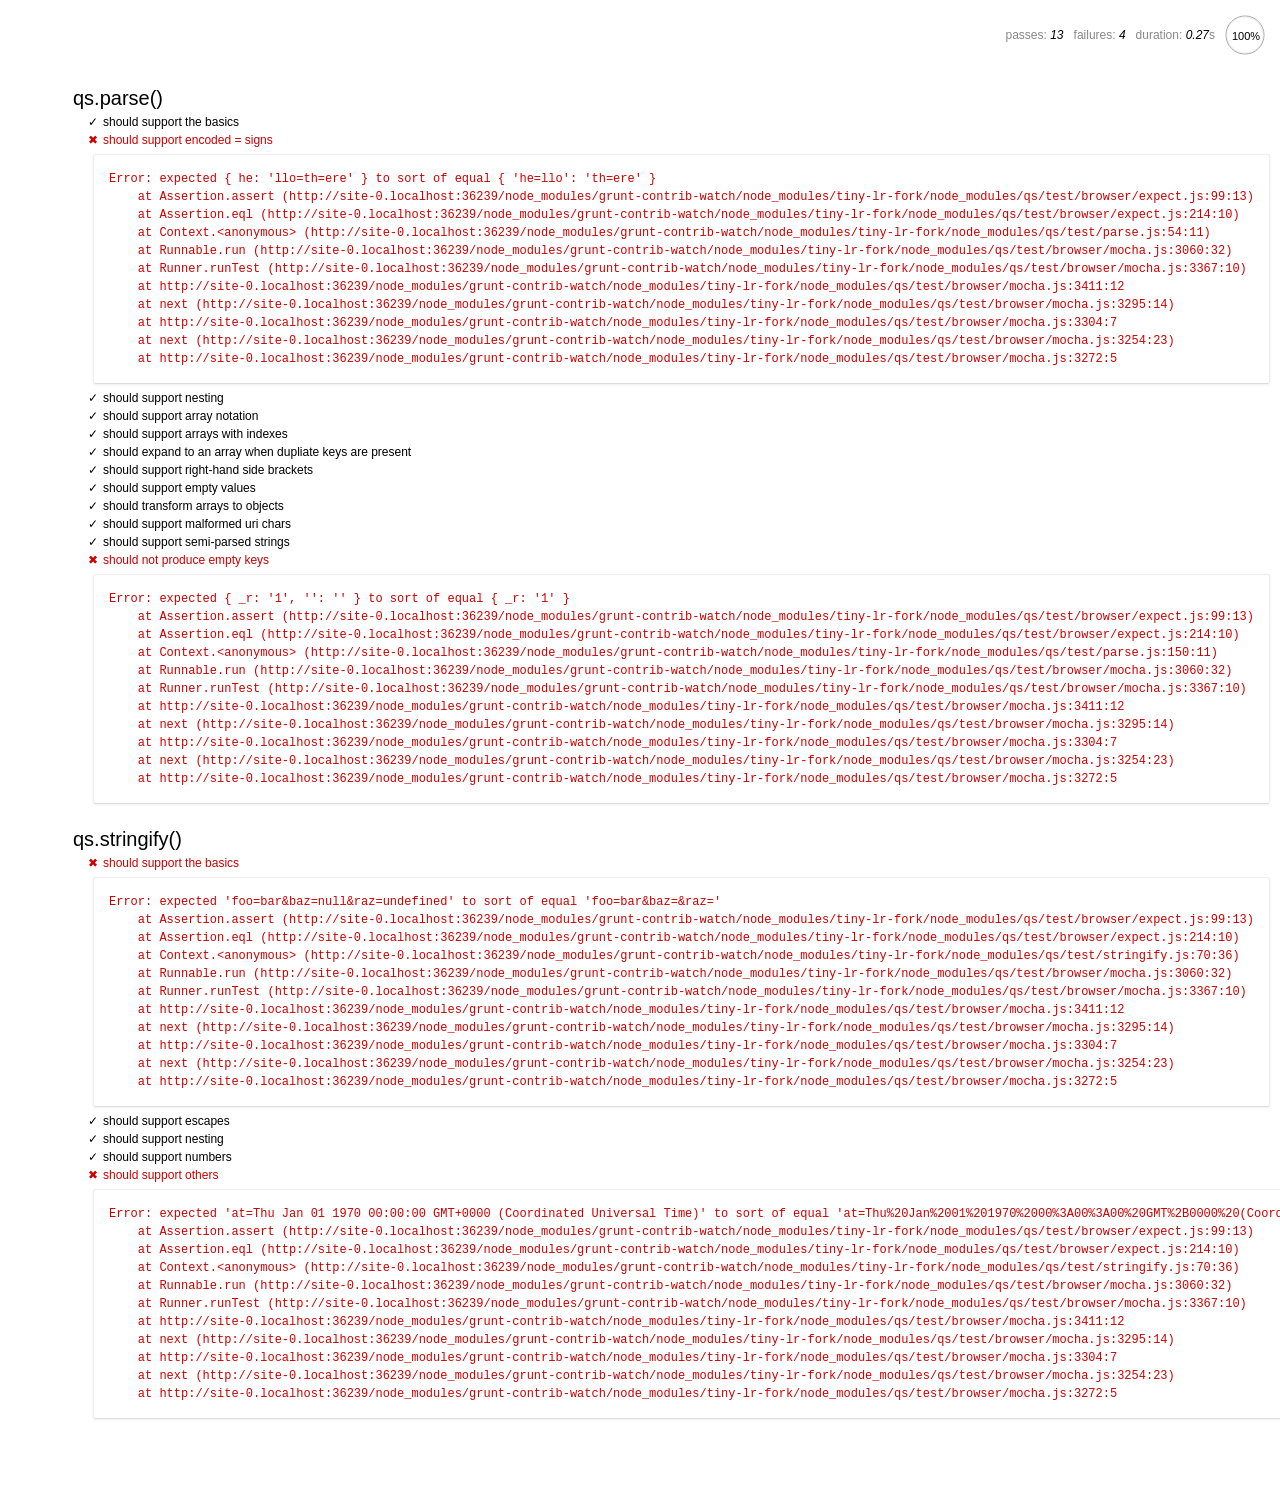
<file: node_modules/grunt-contrib-watch/node_modules/tiny-lr-fork/node_modules/qs/test/browser/index.html>
<html>
  <head>
    <title>Mocha</title>
    <meta http-equiv="Content-Type" content="text/html; charset=UTF-8">
    <link rel="stylesheet" href="mocha.css" />
    <script src="jquery.js" type="text/javascript"></script>
    <script src="expect.js"></script>
    <script src="mocha.js"></script>
    <script>mocha.setup('bdd')</script>
    <script src="qs.js"></script>
    <script src="../parse.js"></script>
    <script src="../stringify.js"></script>
    <script>onload = mocha.run;</script>
  </head>
  <body>
    <div id="mocha"></div>
  </body>
</html>
</file>
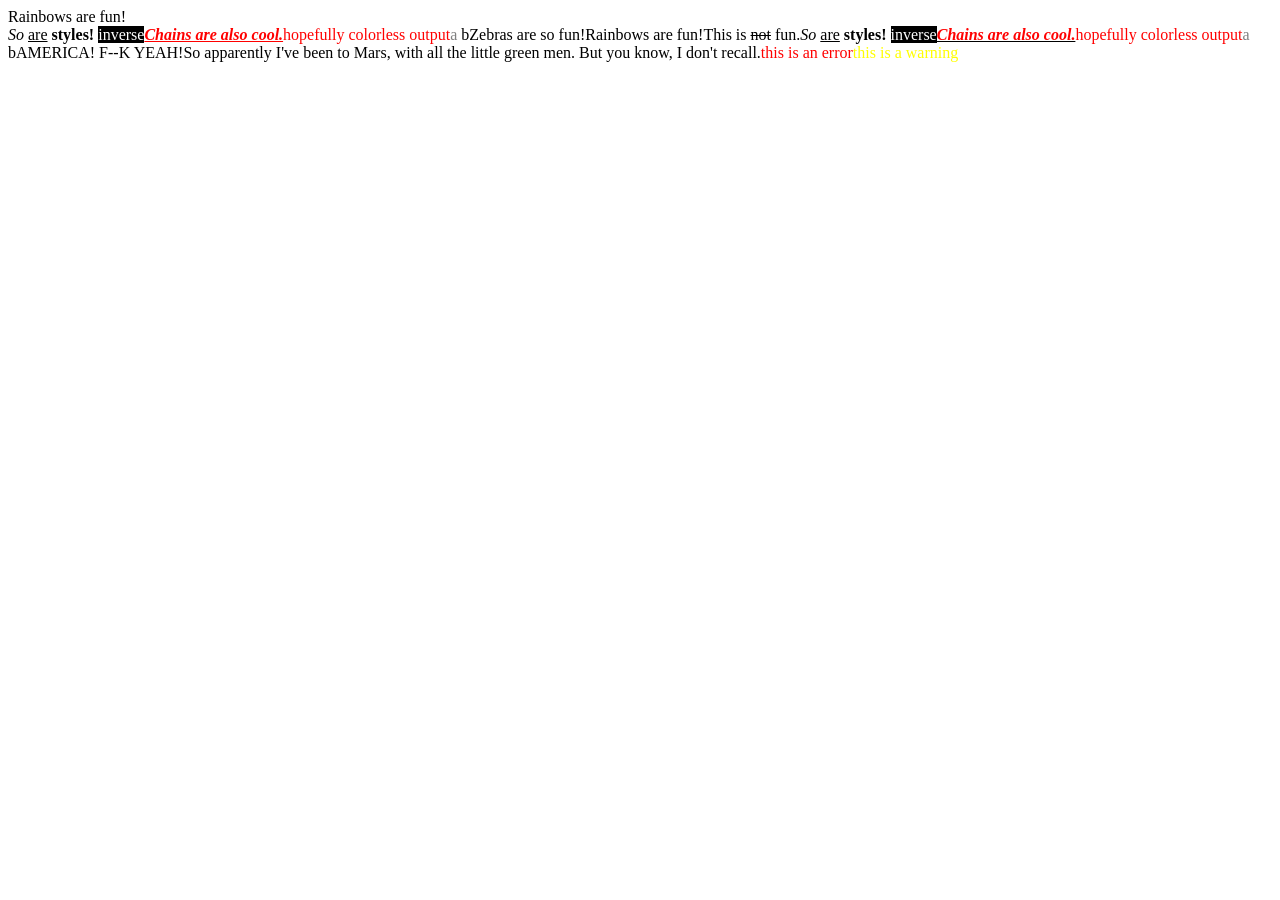
<file: node_modules/grunt/node_modules/colors/example.html>
<!DOCTYPE HTML>
<html lang="en-us">
  <head>
    <meta http-equiv="Content-type" content="text/html; charset=utf-8">
    <title>Colors Example</title>
    <script src="colors.js"></script>
  </head>
  <body>
    <script>

    var test = colors.red("hopefully colorless output");

    document.write('Rainbows are fun!'.rainbow + '<br/>');
    document.write('So '.italic + 'are'.underline + ' styles! '.bold + 'inverse'.inverse); // styles not widely supported
    document.write('Chains are also cool.'.bold.italic.underline.red); // styles not widely supported
    //document.write('zalgo time!'.zalgo);
    document.write(test.stripColors);
    document.write("a".grey + " b".black);

    document.write("Zebras are so fun!".zebra);

    document.write(colors.rainbow('Rainbows are fun!'));
    document.write("This is " + "not".strikethrough + " fun.");

    document.write(colors.italic('So ') + colors.underline('are') + colors.bold(' styles! ') + colors.inverse('inverse')); // styles not widely supported
    document.write(colors.bold(colors.italic(colors.underline(colors.red('Chains are also cool.'))))); // styles not widely supported
    //document.write(colors.zalgo('zalgo time!'));
    document.write(colors.stripColors(test));
    document.write(colors.grey("a") + colors.black(" b"));

    colors.addSequencer("america", function(letter, i, exploded) {
      if(letter === " ") return letter;
      switch(i%3) {
        case 0: return letter.red;
        case 1: return letter.white;
        case 2: return letter.blue;
      }
    });

    colors.addSequencer("random", (function() {
      var available = ['bold', 'underline', 'italic', 'inverse', 'grey', 'yellow', 'red', 'green', 'blue', 'white', 'cyan', 'magenta'];

      return function(letter, i, exploded) {
        return letter === " " ? letter : letter[available[Math.round(Math.random() * (available.length - 1))]];
      };
    })());

    document.write("AMERICA! F--K YEAH!".america);
    document.write("So apparently I've been to Mars, with all the little green men. But you know, I don't recall.".random);

    //
    // Custom themes
    //

    colors.setTheme({
      silly: 'rainbow',
      input: 'grey',
      verbose: 'cyan',
      prompt: 'grey',
      info: 'green',
      data: 'grey',
      help: 'cyan',
      warn: 'yellow',
      debug: 'blue',
      error: 'red'
    });

    // outputs red text
    document.write("this is an error".error);

    // outputs yellow text
    document.write("this is a warning".warn);

    </script>
  </body>
</html>
</file>
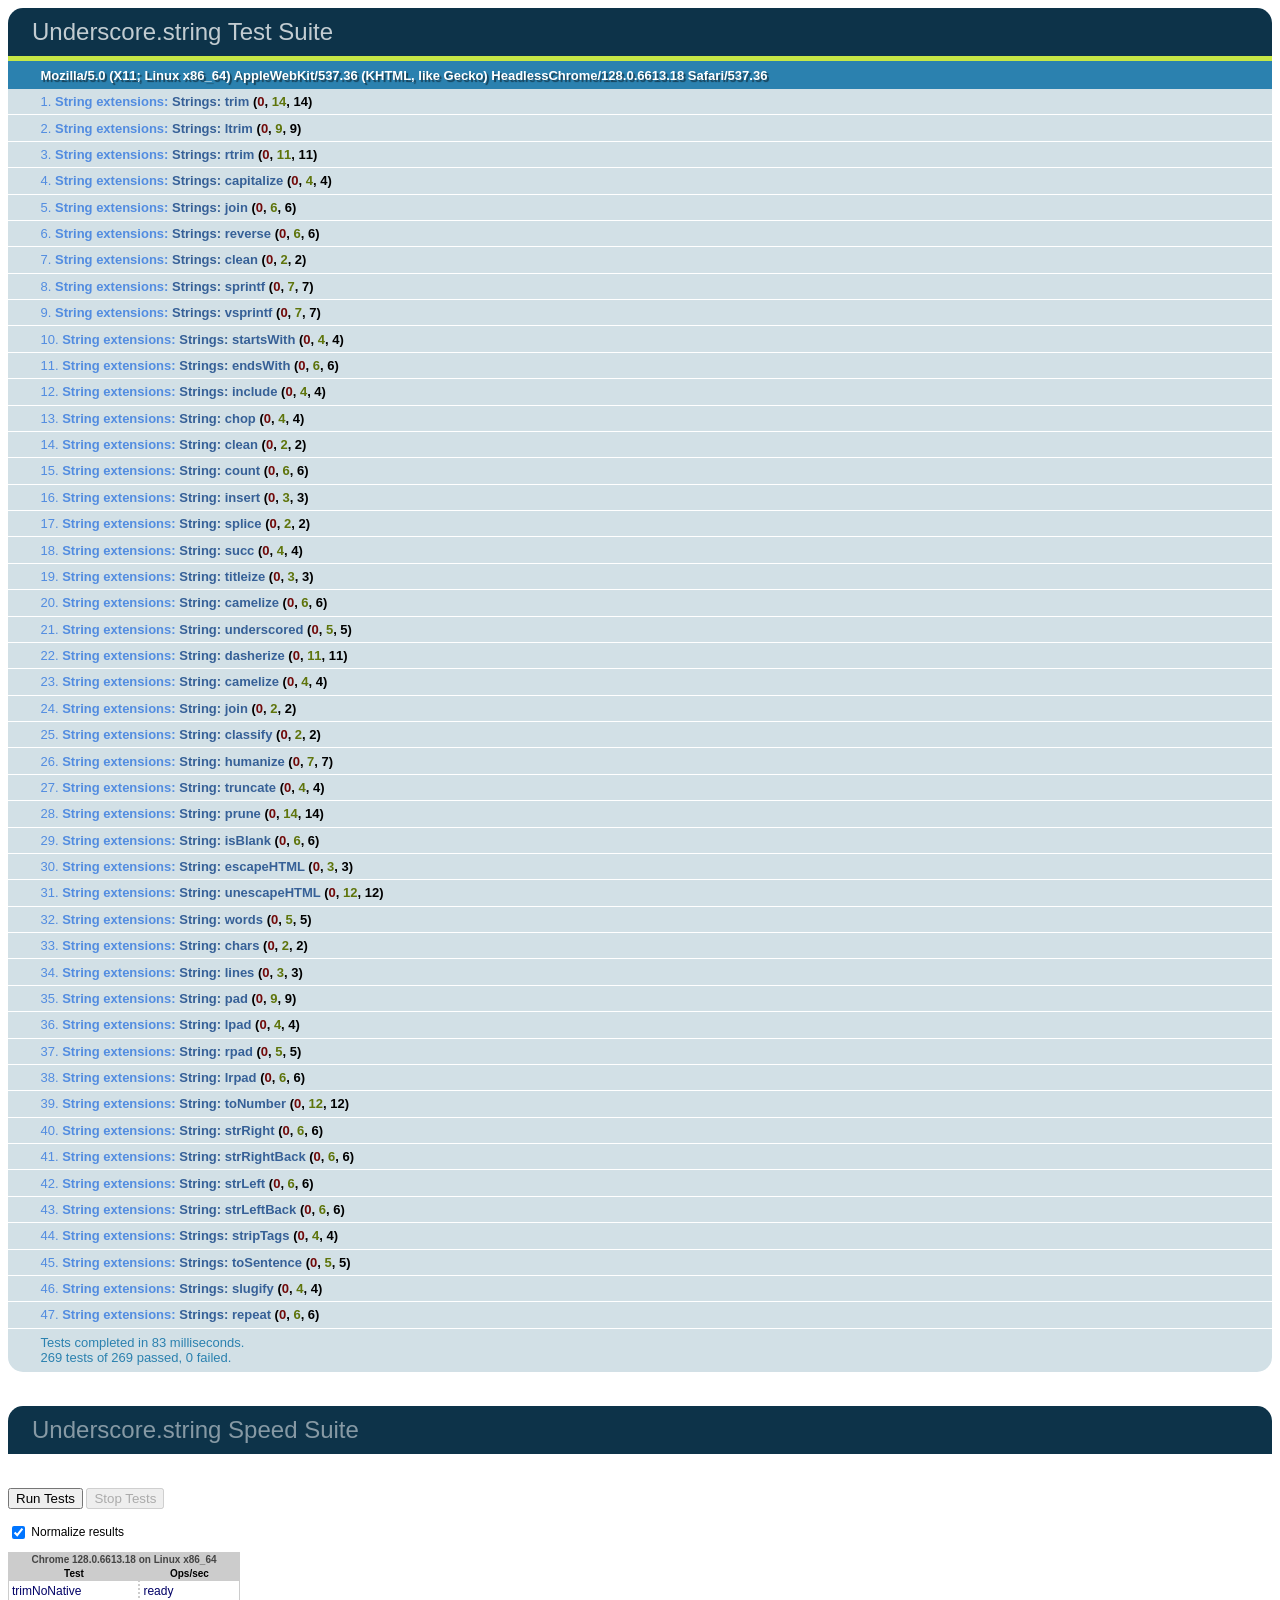
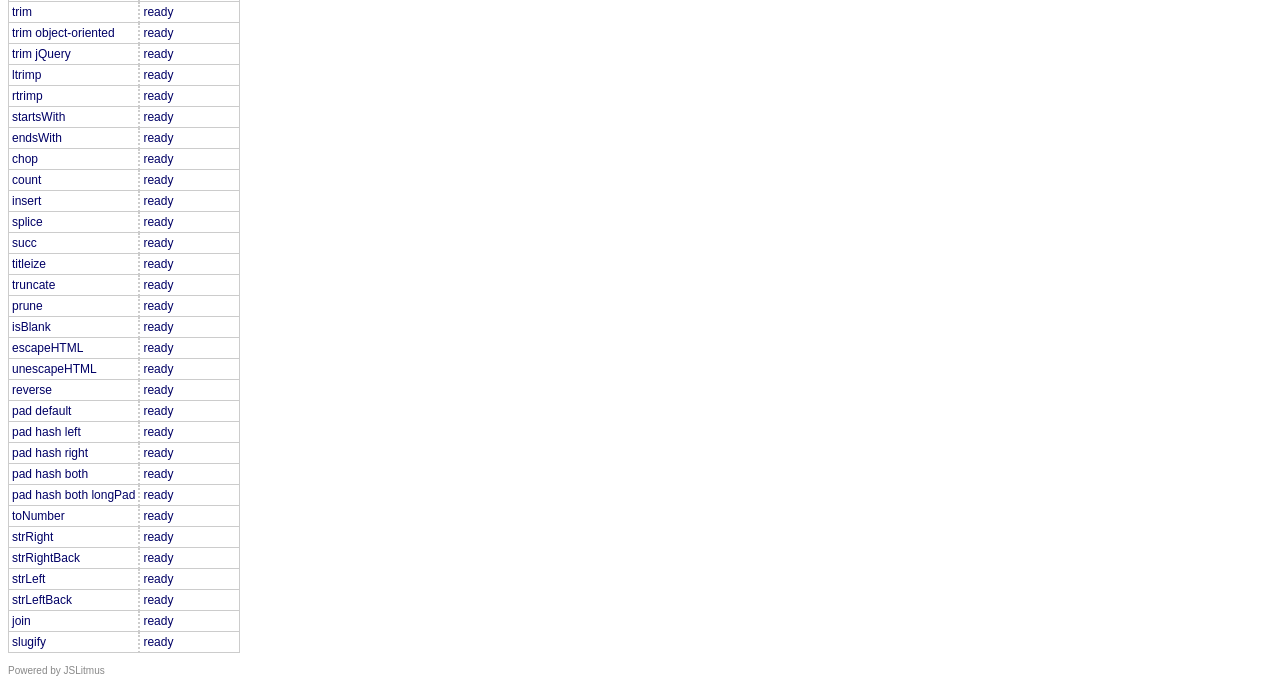
<file: node_modules/grunt/node_modules/underscore.string/test/test.html>
<!DOCTYPE HTML>
<html>
<head>
  <meta charset="utf-8">
  <title>Underscore.strings Test Suite</title>
  <link rel="stylesheet" href="test_underscore/vendor/qunit.css" type="text/css" media="screen" />
  <script type="text/javascript" src="test_underscore/vendor/jquery.js"></script>
  <script type="text/javascript" src="test_underscore/vendor/qunit.js"></script>
  <script type="text/javascript" src="test_underscore/vendor/jslitmus.js"></script>
  <script type="text/javascript" src="underscore.js"></script>
  <script type="text/javascript" src="../lib/underscore.string.js"></script>
  <script type="text/javascript" src="strings.js"></script>
  <script type="text/javascript" src="speed.js"></script>
</head>
<body>
  <h1 id="qunit-header">Underscore.string Test Suite</h1>
  <h2 id="qunit-banner"></h2>
  <h2 id="qunit-userAgent"></h2>
  <ol id="qunit-tests"></ol>
  <br />
  <h1 class="qunit-header">Underscore.string Speed Suite</h1>
  <!-- <h2 class="qunit-userAgent">
    A representative sample of the functions are benchmarked here, to provide
    a sense of how fast they might run in different browsers.
    Each iteration runs on an array of 1000 elements.<br /><br />
    For example, the 'intersect' test measures the number of times you can
    find the intersection of two thousand-element arrays in one second.
  </h2> -->
  <br />
</body>
</html>
</file>
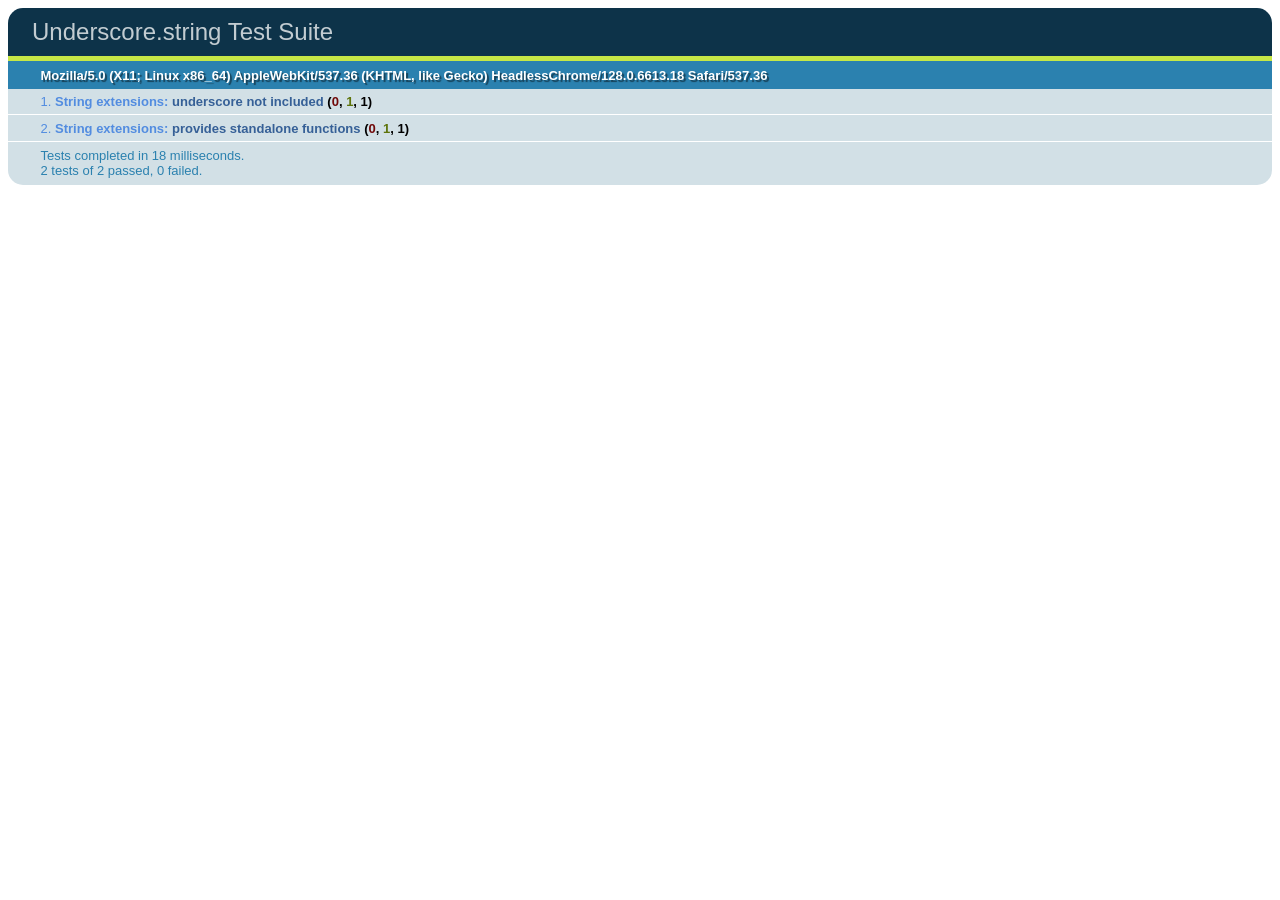
<file: node_modules/grunt/node_modules/underscore.string/test/test_standalone.html>
<!DOCTYPE HTML>
<html>
<head>
  <title>Underscore.strings Test Suite</title>
  <link rel="stylesheet" href="test_underscore/vendor/qunit.css" type="text/css" media="screen" />
  <script type="text/javascript" src="test_underscore/vendor/jquery.js"></script>
  <script type="text/javascript" src="test_underscore/vendor/qunit.js"></script>
  <script type="text/javascript" src="../lib/underscore.string.js"></script>
  <script type="text/javascript" src="strings_standalone.js"></script>

</head>
<body>
  <h1 id="qunit-header">Underscore.string Test Suite</h1>
  <h2 id="qunit-banner"></h2>
  <h2 id="qunit-userAgent"></h2>
  <ol id="qunit-tests"></ol>
</body>
</html>
</file>
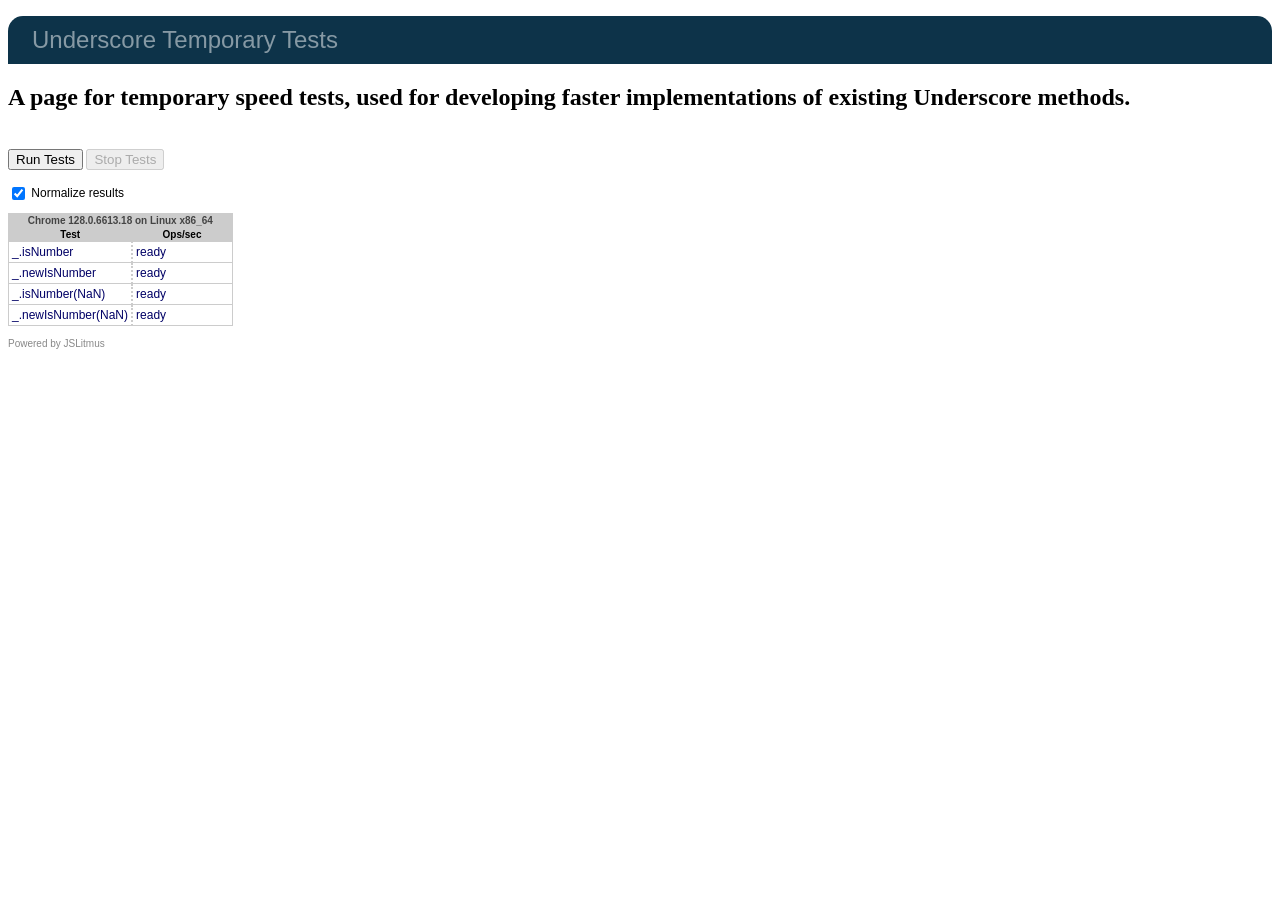
<file: node_modules/grunt/node_modules/underscore.string/test/test_underscore/temp_tests.html>
<!DOCTYPE HTML>
<html>
<head>
  <title>Underscore Temporary Tests</title>
  <link rel="stylesheet" href="vendor/qunit.css" type="text/css" media="screen" />
  <script type="text/javascript" src="vendor/jquery.js"></script>
  <script type="text/javascript" src="vendor/jslitmus.js"></script>
  <script type="text/javascript" src="../underscore.js"></script>
  <script type="text/javascript" src="temp.js"></script>
</head>
<body>
  <h1 class="qunit-header">Underscore Temporary Tests</h1>
  <h2 class="qunit-userAgent">
    A page for temporary speed tests, used for developing faster implementations
    of existing Underscore methods.
  </h2>
  <br />
</body>
</html>
</file>
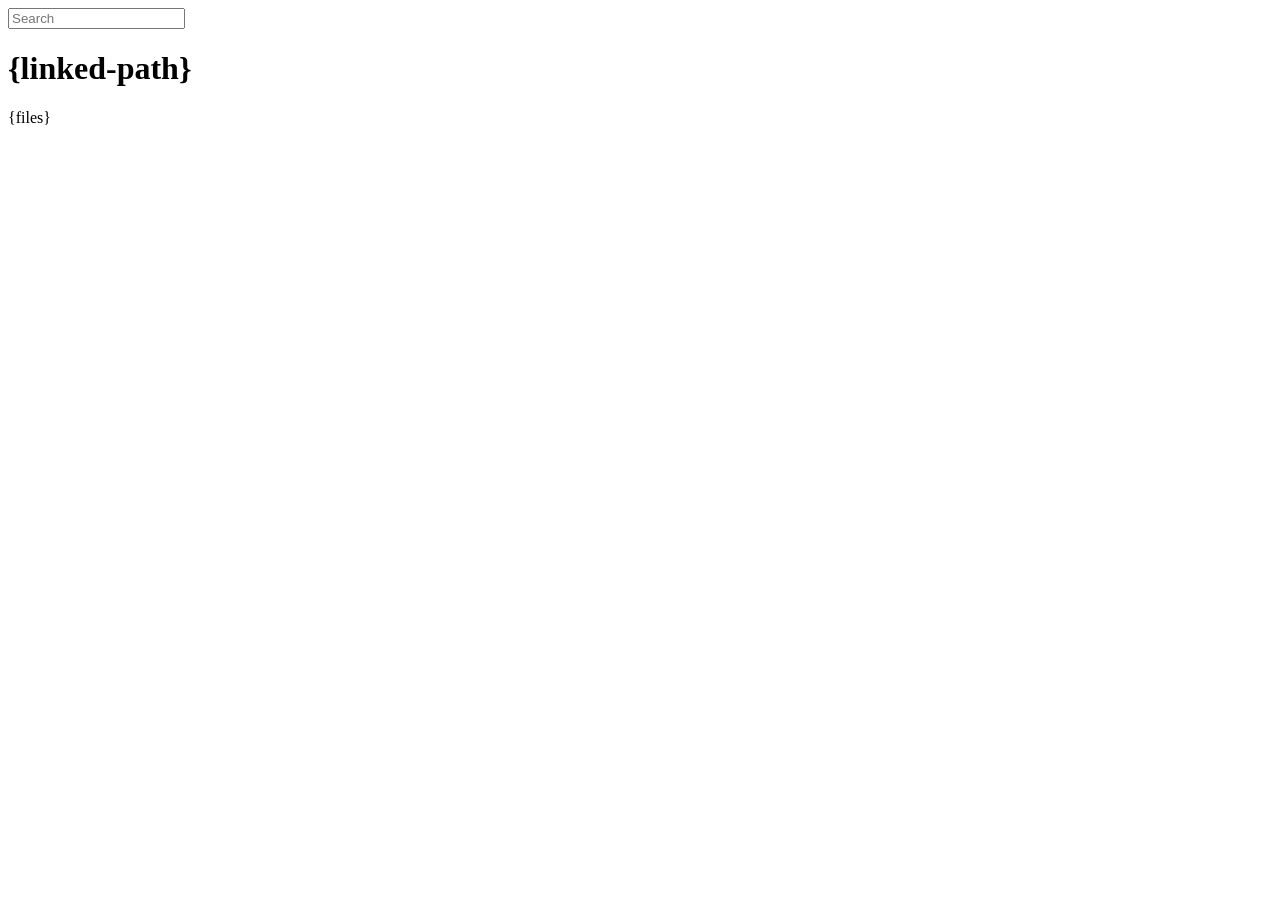
<file: node_modules/grunt-contrib-connect/node_modules/connect/node_modules/serve-index/public/directory.html>
<!DOCTYPE html>
<html>
  <head>
    <meta charset='utf-8'> 
    <meta name="viewport" content="width=device-width, initial-scale=1.0, maximum-scale=1.0, user-scalable=no" />
    <title>listing directory {directory}</title>
    <style>{style}</style>
    <script>
      function $(id){
        var el = 'string' == typeof id
          ? document.getElementById(id)
          : id;

        el.on = function(event, fn){
          if ('content loaded' == event) {
            event = window.attachEvent ? "load" : "DOMContentLoaded";
          }
          el.addEventListener
            ? el.addEventListener(event, fn, false)
            : el.attachEvent("on" + event, fn);
        };

        el.all = function(selector){
          return $(el.querySelectorAll(selector));
        };

        el.each = function(fn){
          for (var i = 0, len = el.length; i < len; ++i) {
            fn($(el[i]), i);
          }
        };

        el.getClasses = function(){
          return this.getAttribute('class').split(/\s+/);
        };

        el.addClass = function(name){
          var classes = this.getAttribute('class');
          el.setAttribute('class', classes
            ? classes + ' ' + name
            : name);
        };

        el.removeClass = function(name){
          var classes = this.getClasses().filter(function(curr){
            return curr != name;
          });
          this.setAttribute('class', classes.join(' '));
        };

        return el;
      }

      function search() {
        var str = $('search').value
          , links = $('files').all('a');

        links.each(function(link){
          var text = link.textContent;

          if ('..' == text) return;
          if (str.length && ~text.indexOf(str)) {
            link.addClass('highlight');
          } else {
            link.removeClass('highlight');
          }
        });
      }

      $(window).on('content loaded', function(){
        $('search').on('keyup', search);
      });
    </script>
  </head>
  <body class="directory">
    <input id="search" type="text" placeholder="Search" autocomplete="off" />
    <div id="wrapper">
      <h1>{linked-path}</h1>
      {files}
    </div>
  </body>
</html>
</file>
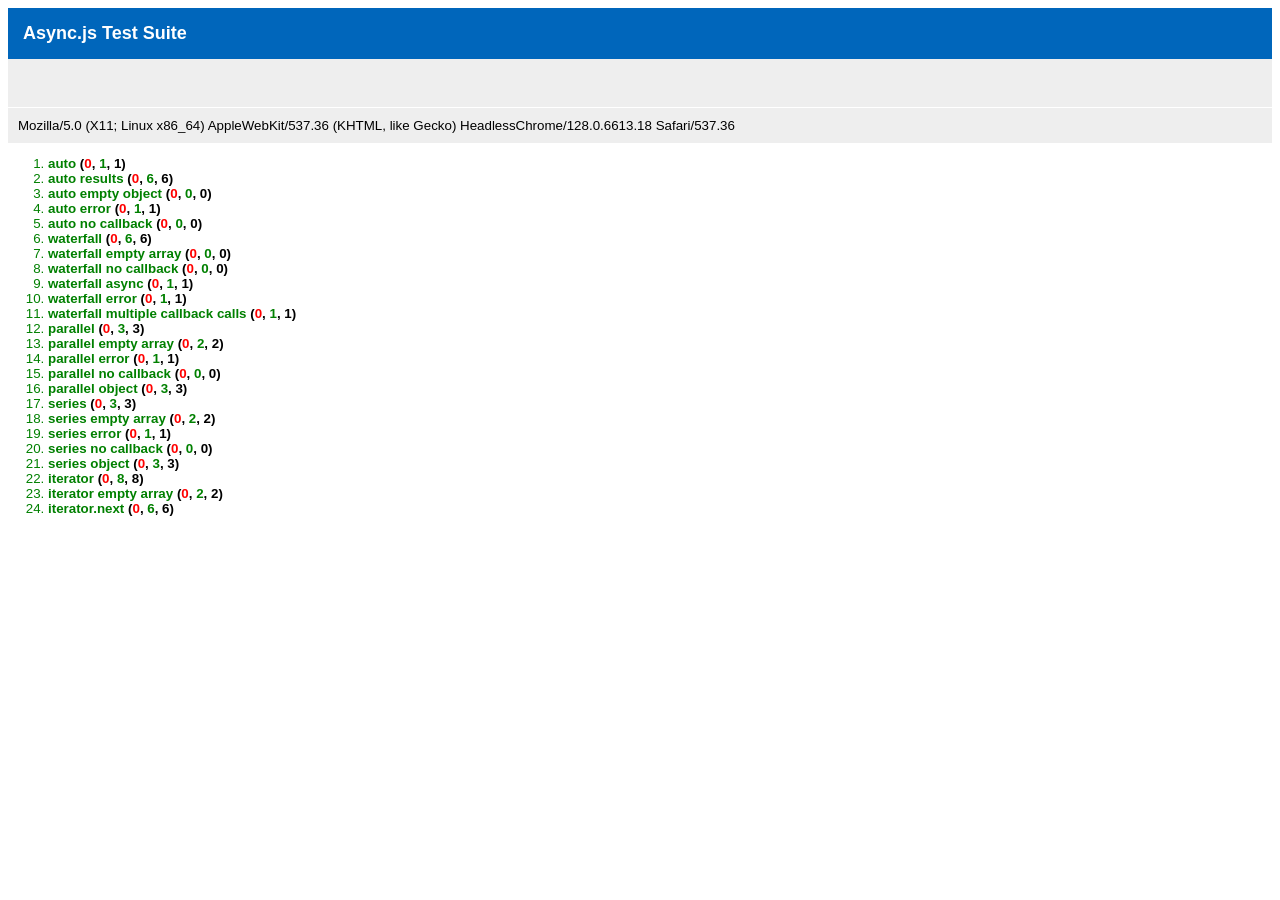
<file: node_modules/grunt-contrib-connect/node_modules/portscanner/node_modules/async/test/test.html>
<html>
  <head>
    <title>Async.js Test Suite</title>
    <!--
      async must be included after nodeunit because nodeunit already uses
      the async lib internally and will overwrite the version we want to test
    -->
    <script src="../deps/nodeunit.js"></script>
    <script src="../lib/async.js"></script>
    <link rel="stylesheet" href="../deps/nodeunit.css" type="text/css" media="screen" />
    <script>
      var _async = this.async;
      this.require = function () { return _async; };
      this.exports = {};
    </script>
    <script src="test-async.js"></script>
  </head>
  <body>
    <h1 id="nodeunit-header">Async.js Test Suite</h1>
    <script>
      nodeunit.run({'test-async': exports});
    </script>
  </body>
</html>
</file>
<file: node_modules/grunt-contrib-watch/node_modules/tiny-lr-fork/node_modules/qs/test/browser/mocha.css>
body {
  font: 20px/1.5 "Helvetica Neue", Helvetica, Arial, sans-serif;
  padding: 60px 50px;
}

#mocha h1, h2 {
  margin: 0;
}

#mocha h1 {
  margin-top: 15px;
  font-size: 1em;
  font-weight: 200;
}

#mocha .suite .suite h1 {
  margin-top: 0;
  font-size: .8em;
}

#mocha h2 {
  font-size: 12px;
  font-weight: normal;
  cursor: pointer;
}

#mocha .suite {
  margin-left: 15px;
}

#mocha .test {
  margin-left: 15px;
}

#mocha .test:hover h2::after {
  position: relative;
  top: 0;
  right: -10px;
  content: '(view source)';
  font-size: 12px;
  font-family: arial;
  color: #888;
}

#mocha .test.pending:hover h2::after {
  content: '(pending)';
  font-family: arial;
}

#mocha .test.pass.medium .duration {
  background: #C09853;
}

#mocha .test.pass.slow .duration {
  background: #B94A48;
}

#mocha .test.pass::before {
  content: '✓';
  font-size: 12px;
  display: block;
  float: left;
  margin-right: 5px;
}

#mocha .test.pass .duration {
  font-size: 9px;
  margin-left: 5px;
  padding: 2px 5px;
  color: white;
  -webkit-box-shadow: inset 0 1px 1px rgba(0,0,0,.2);
  -moz-box-shadow: inset 0 1px 1px rgba(0,0,0,.2);
  box-shadow: inset 0 1px 1px rgba(0,0,0,.2);
  -webkit-border-radius: 5px;
  -moz-border-radius: 5px;
  -ms-border-radius: 5px;
  -o-border-radius: 5px;
  border-radius: 5px;
}

#mocha .test.pass.fast .duration {
  display: none;
}

#mocha .test.pending {
  color: #0b97c4;
}

#mocha .test.pending::before {
  content: '◦';
  color: #0b97c4;
}

#mocha .test.fail {
  color: #c00;
}

#mocha .test.fail pre {
  color: black;
}

#mocha .test.fail::before {
  content: '✖';
  font-size: 12px;
  display: block;
  float: left;
  margin-right: 5px;
  color: #c00;
}

#mocha .test pre.error {
  color: #c00;
}

#mocha .test pre {
  display: inline-block;
  font: 12px/1.5 monaco, monospace;
  margin: 5px;
  padding: 15px;
  border: 1px solid #eee;
  border-bottom-color: #ddd;
  -webkit-border-radius: 3px;
  -webkit-box-shadow: 0 1px 3px #eee;
}

#error {
  color: #c00;
  font-size: 1.5  em;
  font-weight: 100;
  letter-spacing: 1px;
}

#stats {
  position: fixed;
  top: 15px;
  right: 10px;
  font-size: 12px;
  margin: 0;
  color: #888;
}

#stats .progress {
  float: right;
  padding-top: 0;
}

#stats em {
  color: black;
}

#stats li {
  display: inline-block;
  margin: 0 5px;
  list-style: none;
  padding-top: 11px;
}

code .comment { color: #ddd }
code .init { color: #2F6FAD }
code .string { color: #5890AD }
code .keyword { color: #8A6343 }
code .number { color: #2F6FAD }
</file>
<file: node_modules/grunt/node_modules/underscore.string/test/test_underscore/vendor/qunit.css>
/** Font Family and Sizes */

#qunit-tests, #qunit-header, .qunit-header, #qunit-banner, #qunit-testrunner-toolbar, #qunit-userAgent, #qunit-testresult {
	font-family: "Helvetica Neue Light", "HelveticaNeue-Light", "Helvetica Neue", Calibri, Helvetica, Arial;
}

#qunit-testrunner-toolbar, #qunit-userAgent, #qunit-testresult, #qunit-tests li { font-size: small; }
#qunit-tests { font-size: smaller; }


/** Resets */

#qunit-tests, #qunit-tests ol, #qunit-header, #qunit-banner, #qunit-userAgent, #qunit-testresult {
	margin: 0;
	padding: 0;
}


/** Header */

#qunit-header, .qunit-header {
	padding: 0.5em 0 0.5em 1em;

	color: #8699a4;
	background-color: #0d3349;

	font-size: 1.5em;
	line-height: 1em;
	font-weight: normal;

	border-radius: 15px 15px 0 0;
	-moz-border-radius: 15px 15px 0 0;
	-webkit-border-top-right-radius: 15px;
	-webkit-border-top-left-radius: 15px;
}

#qunit-header a {
	text-decoration: none;
	color: #c2ccd1;
}

#qunit-header a:hover,
#qunit-header a:focus {
	color: #fff;
}

#qunit-banner {
	height: 5px;
}

#qunit-testrunner-toolbar {
	padding: 0em 0 0.5em 2em;
}

#qunit-userAgent {
	padding: 0.5em 0 0.5em 2.5em;
	background-color: #2b81af;
	color: #fff;
	text-shadow: rgba(0, 0, 0, 0.5) 2px 2px 1px;
}


/** Tests: Pass/Fail */

#qunit-tests {
	list-style-position: inside;
}

#qunit-tests li {
	padding: 0.4em 0.5em 0.4em 2.5em;
	border-bottom: 1px solid #fff;
	list-style-position: inside;
}

#qunit-tests li strong {
	cursor: pointer;
}

#qunit-tests ol {
	margin-top: 0.5em;
	padding: 0.5em;

	background-color: #fff;

	border-radius: 15px;
	-moz-border-radius: 15px;
	-webkit-border-radius: 15px;

	box-shadow: inset 0px 2px 13px #999;
	-moz-box-shadow: inset 0px 2px 13px #999;
	-webkit-box-shadow: inset 0px 2px 13px #999;
}

#qunit-tests table {
	border-collapse: collapse;
	margin-top: .2em;
}

#qunit-tests th {
	text-align: right;
	vertical-align: top;
	padding: 0 .5em 0 0;
}

#qunit-tests td {
	vertical-align: top;
}

#qunit-tests pre {
	margin: 0;
	white-space: pre-wrap;
	word-wrap: break-word;
}

#qunit-tests del {
	background-color: #e0f2be;
	color: #374e0c;
	text-decoration: none;
}

#qunit-tests ins {
	background-color: #ffcaca;
	color: #500;
	text-decoration: none;
}

/*** Test Counts */

#qunit-tests b.counts                       { color: black; }
#qunit-tests b.passed                       { color: #5E740B; }
#qunit-tests b.failed                       { color: #710909; }

#qunit-tests li li {
	margin: 0.5em;
	padding: 0.4em 0.5em 0.4em 0.5em;
	background-color: #fff;
	border-bottom: none;
	list-style-position: inside;
}

/*** Passing Styles */

#qunit-tests li li.pass {
	color: #5E740B;
	background-color: #fff;
	border-left: 26px solid #C6E746;
}

#qunit-tests .pass                          { color: #528CE0; background-color: #D2E0E6; }
#qunit-tests .pass .test-name               { color: #366097; }

#qunit-tests .pass .test-actual,
#qunit-tests .pass .test-expected           { color: #999999; }

#qunit-banner.qunit-pass                    { background-color: #C6E746; }

/*** Failing Styles */

#qunit-tests li li.fail {
	color: #710909;
	background-color: #fff;
	border-left: 26px solid #EE5757;
}

#qunit-tests .fail                          { color: #000000; background-color: #EE5757; }
#qunit-tests .fail .test-name,
#qunit-tests .fail .module-name             { color: #000000; }

#qunit-tests .fail .test-actual             { color: #EE5757; }
#qunit-tests .fail .test-expected           { color: green;   }

#qunit-banner.qunit-fail,
#qunit-testrunner-toolbar                   { background-color: #EE5757; }


/** Footer */

#qunit-testresult {
	padding: 0.5em 0.5em 0.5em 2.5em;

	color: #2b81af;
	background-color: #D2E0E6;

	border-radius: 0 0 15px 15px;
	-moz-border-radius: 0 0 15px 15px;
	-webkit-border-bottom-right-radius: 15px;
	-webkit-border-bottom-left-radius: 15px;
}

/** Fixture */

#qunit-fixture {
	position: absolute;
	top: -10000px;
	left: -10000px;
}
</file>
<file: node_modules/grunt-contrib-connect/node_modules/portscanner/node_modules/async/deps/nodeunit.css>
/*!
 * Styles taken from qunit.css
 */

h1#nodeunit-header, h1.nodeunit-header {
    padding: 15px;
    font-size: large;
    background-color: #06b;
    color: white;
    font-family: 'trebuchet ms', verdana, arial;
    margin: 0;
}

h1#nodeunit-header a {
    color: white;
}

h2#nodeunit-banner {
    height: 2em;
    border-bottom: 1px solid white;
    background-color: #eee;
    margin: 0;
    font-family: 'trebuchet ms', verdana, arial;
}
h2#nodeunit-banner.pass {
    background-color: green;
}
h2#nodeunit-banner.fail {
    background-color: red;
}

h2#nodeunit-userAgent, h2.nodeunit-userAgent {
    padding: 10px;
    background-color: #eee;
    color: black;
    margin: 0;
    font-size: small;
    font-weight: normal;
    font-family: 'trebuchet ms', verdana, arial;
    font-size: 10pt;
}

div#nodeunit-testrunner-toolbar {
    background: #eee;
    border-top: 1px solid black;
    padding: 10px;
    font-family: 'trebuchet ms', verdana, arial;
    margin: 0;
    font-size: 10pt;
}

ol#nodeunit-tests {
    font-family: 'trebuchet ms', verdana, arial;
    font-size: 10pt;
}
ol#nodeunit-tests li strong {
    cursor:pointer;
}
ol#nodeunit-tests .pass {
    color: green;
} 
ol#nodeunit-tests .fail {
    color: red;
} 

p#nodeunit-testresult {
    margin-left: 1em;
    font-size: 10pt;
    font-family: 'trebuchet ms', verdana, arial;
}
</file>
